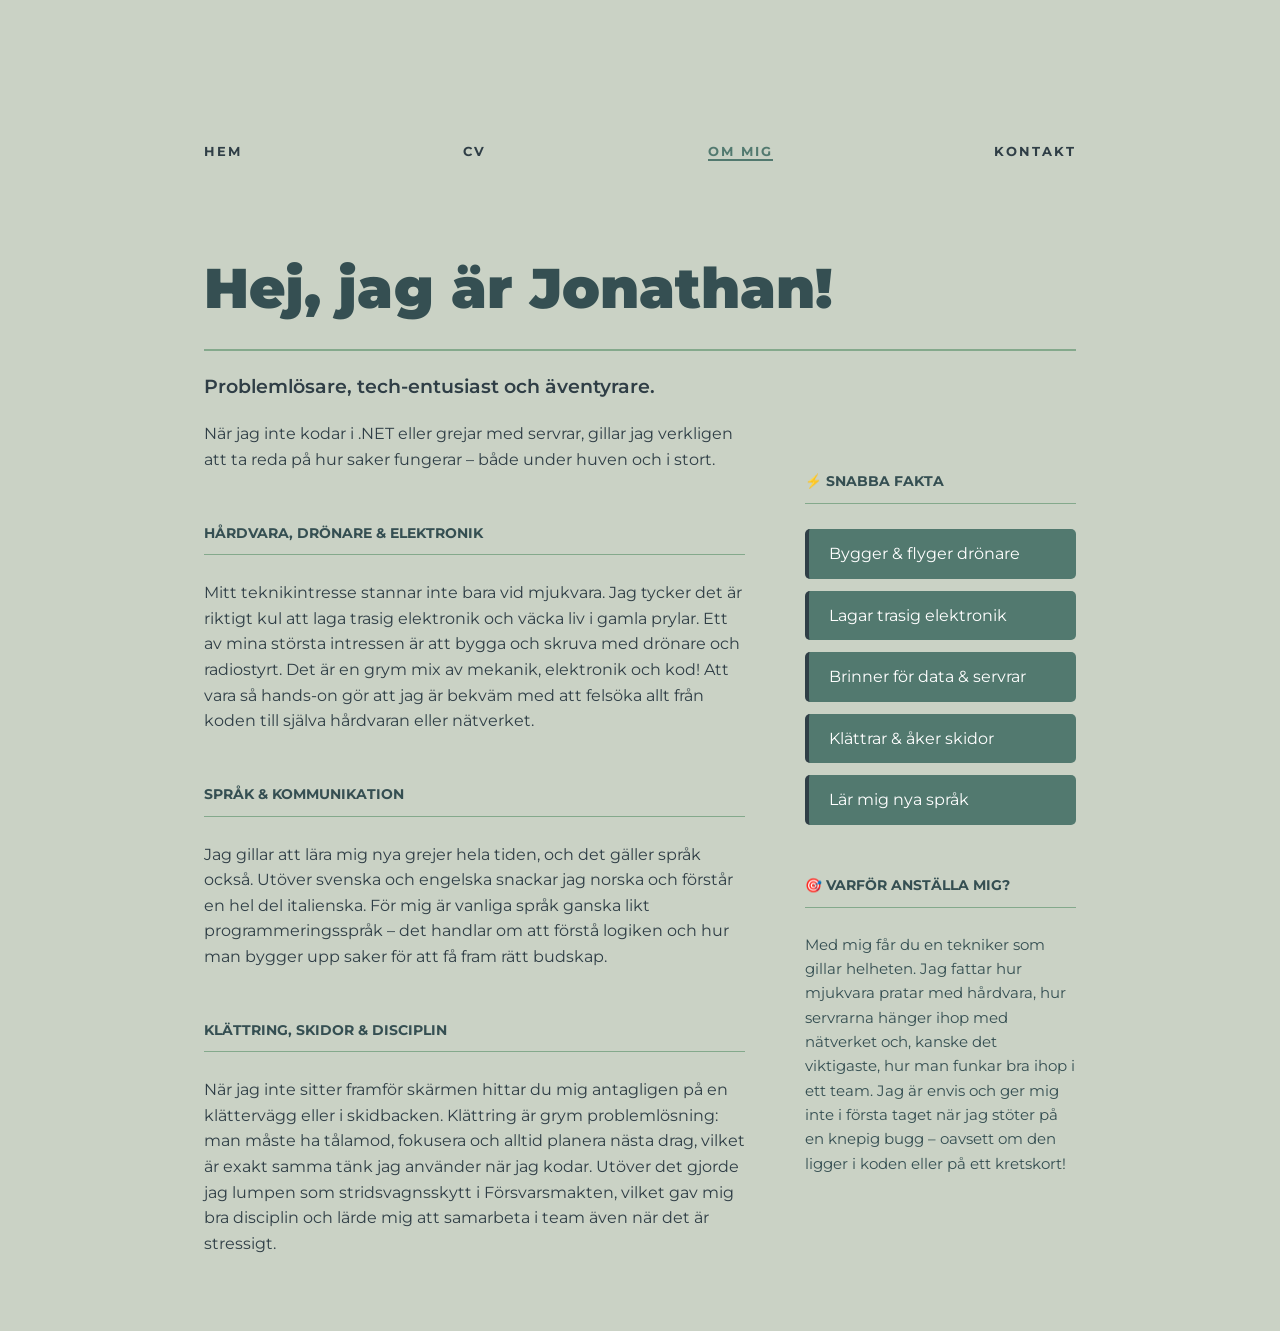
<file: about.html>
<!DOCTYPE html>
<html lang="sv">
<head>
    <meta charset="UTF-8">
    <meta name="viewport" content="width=device-width, initial-scale=1.0">
    <title>Om Mig | Jonathan Wenell</title>

    <link rel="stylesheet" href="css/style.css">
    <link href="https://fonts.googleapis.com/css2?family=Montserrat:wght@300;400;600;700;900&display=swap" rel="stylesheet">
</head>

<body>
    
    <header class="header-wrapper">
        
        <div class="top-left-name" id="site-logo">
            <div class="name-line">
                <span class="initial">J</span><span class="expand">ONATHAN</span>
            </div>
            <div class="name-line">
                <span class="initial">W</span><span class="expand">ENELL</span>
            </div>
        </div>

        <nav>
            <ul>
                <li><a href="index.html">Hem</a></li>
                <li><a href="cv.html">CV</a></li>
                <li><a href="about.html" class="active">Om Mig</a></li>
                <li><a href="contact.html">Kontakt</a></li>
            </ul>
        </nav>
    </header>

    <div id="loader-bg"></div>

    <main class="cv-page">
        <div class="cv-header">
            <h1>Hej, jag är Jonathan!</h1>
            <p style="font-size: 1.2rem; color: var(--color-charcoal); font-weight: 600;">Problemlösare, tech-entusiast och äventyrare.</p>
        </div>

        <div class="cv-grid">
            <div class="cv-main-col">
                <p>När jag inte kodar i .NET eller grejar med servrar, gillar jag verkligen att ta reda på hur saker fungerar – både under huven och i stort.</p>

                <h2>Hårdvara, Drönare & Elektronik</h2>
                <p>Mitt teknikintresse stannar inte bara vid mjukvara. Jag tycker det är riktigt kul att laga trasig elektronik och väcka liv i gamla prylar. Ett av mina största intressen är att bygga och skruva med drönare och radiostyrt. Det är en grym mix av mekanik, elektronik och kod! Att vara så hands-on gör att jag är bekväm med att felsöka allt från koden till själva hårdvaran eller nätverket.</p>

                <h2>Språk & Kommunikation</h2>
                <p>Jag gillar att lära mig nya grejer hela tiden, och det gäller språk också. Utöver svenska och engelska snackar jag norska och förstår en hel del italienska. För mig är vanliga språk ganska likt programmeringsspråk – det handlar om att förstå logiken och hur man bygger upp saker för att få fram rätt budskap.</p>

                <h2>Klättring, Skidor & Disciplin</h2>
                <p>När jag inte sitter framför skärmen hittar du mig antagligen på en klättervägg eller i skidbacken. Klättring är grym problemlösning: man måste ha tålamod, fokusera och alltid planera nästa drag, vilket är exakt samma tänk jag använder när jag kodar. Utöver det gjorde jag lumpen som stridsvagnsskytt i Försvarsmakten, vilket gav mig bra disciplin och lärde mig att samarbeta i team även när det är stressigt.</p>
            </div>

            <div class="cv-side-col">
                <h2>⚡ Snabba Fakta</h2>
                <ul class="skills-list">
                    <li>Bygger & flyger drönare</li>
                    <li>Lagar trasig elektronik</li>
                    <li>Brinner för data & servrar</li>
                    <li>Klättrar & åker skidor</li>
                    <li>Lär mig nya språk</li>
                </ul>

                <h2 style="margin-top: 50px;">🎯 Varför anställa mig?</h2>
                <p style="font-size: 0.95rem; color: var(--color-slate); line-height: 1.6;">
                    Med mig får du en tekniker som gillar helheten. Jag fattar hur mjukvara pratar med hårdvara, hur servrarna hänger ihop med nätverket och, kanske det viktigaste, hur man funkar bra ihop i ett team. Jag är envis och ger mig inte i första taget när jag stöter på en knepig bugg – oavsett om den ligger i koden eller på ett kretskort!
                </p>
            </div>
        </div>
    </main>

    <script src="js/script.js"></script>
</body>
</html>
</file>
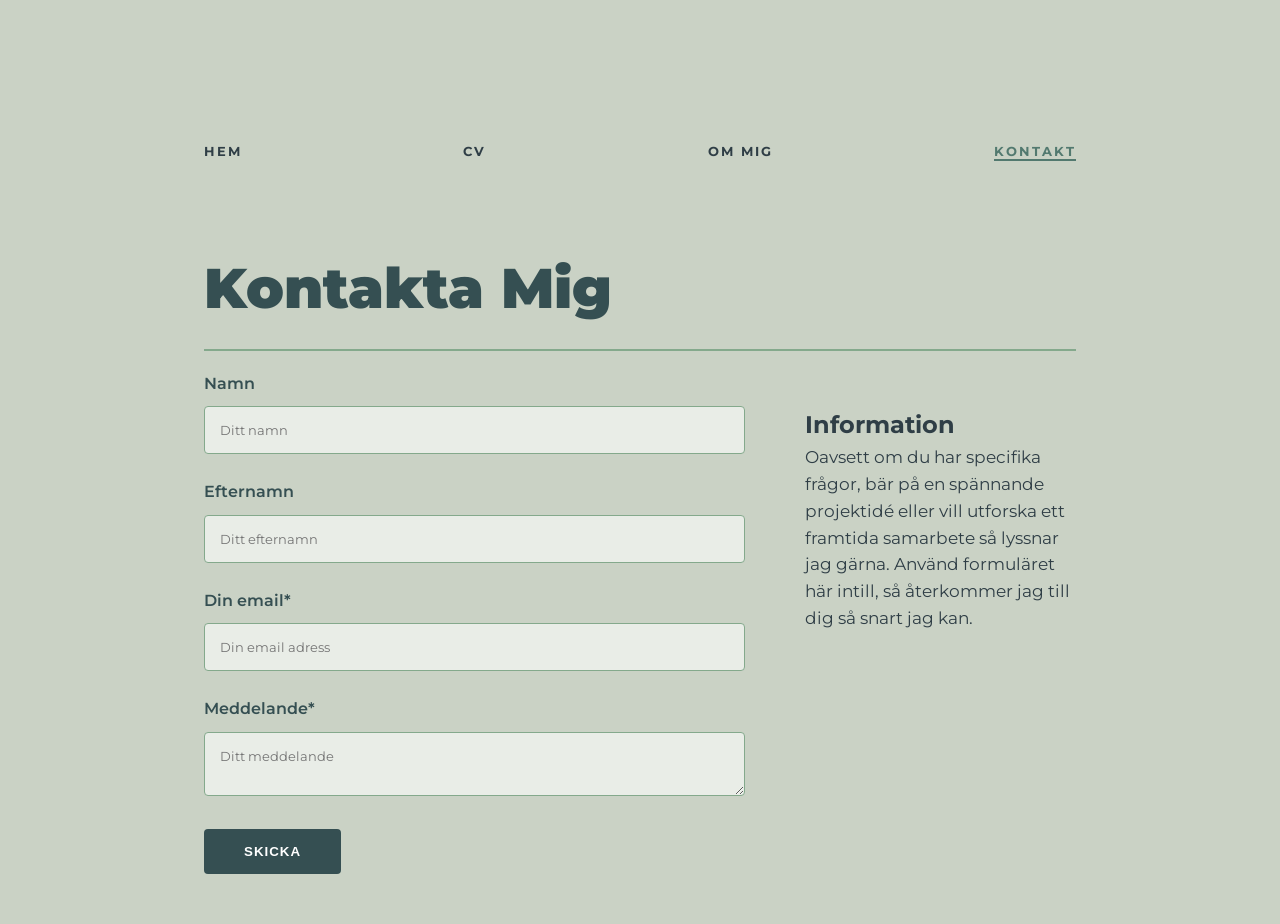
<file: contact.html>
<!DOCTYPE html>
<html lang="sv">
<head>
    <meta charset="UTF-8">
    <meta name="viewport" content="width=device-width, initial-scale=1.0">
    <title>Min CV-sida</title>

    <link rel="stylesheet" href="css/style.css">
    <link href="https://fonts.googleapis.com/css2?family=Montserrat:wght@300;400;600;700;900&display=swap" rel="stylesheet">
</head>

<body>
    <header class="header-wrapper">
        
        <div class="top-left-name" id="site-logo">
            <div class="name-line">
                <span class="initial">J</span><span class="expand">ONATHAN</span>
            </div>
            <div class="name-line">
                <span class="initial">W</span><span class="expand">ENELL</span>
            </div>
        </div>

        <nav>
            <ul>
                <li><a href="index.html">Hem</a></li>
                <li><a href="cv.html">CV</a></li>
                <li><a href="about.html">Om Mig</a></li>
                <li><a href="contact.html" class="active">Kontakt</a></li>
            </ul>
        </nav>
    </header>

    <div id="loader-bg"></div>

    <main class="cv-page">
        <header class="cv-header">
            <h1>Kontakta Mig</h1>
        </header>
        <div class="contact-wrapper">
            <section class="contact-form-section">
                <form action="https://formspree.io/f/meelvqvg" method="POST" id="contact-form">
                    <div class="form-group">
                        <label for="fname">Namn</label>
                        <input type="text" id="fname" name="firstname" placeholder="Ditt namn">
                    </div>

                    <div class="form-group">
                        <label for="lname">Efternamn</label>
                        <input type="text" id="lname" name="lastname" placeholder="Ditt efternamn">
                    </div>

                    <div class="form-group">
                        <label for="email">Din email*</label>
                        <input type="email" id="email" name="email" placeholder="Din email adress" required>
                    </div>

                    <div class="form-group">
                        <label for="message">Meddelande*</label>
                        <textarea id="message" name="message" placeholder="Ditt meddelande" required></textarea>
                    </div>

                    <button type="submit" class="submit-btn">Skicka</button>
                </form>
            </section>

            <aside class="contact-text-section">
                <h2 class="section-title">Information</h2>
                <p>Oavsett om du har specifika frågor, bär på en spännande projektidé eller vill utforska ett framtida samarbete så lyssnar jag gärna. Använd formuläret här intill, så återkommer jag till dig så snart jag kan.</p>
            </aside>
        </div>
    </main>
    <script src="js/script.js"></script>

</body>
</html>
</file>
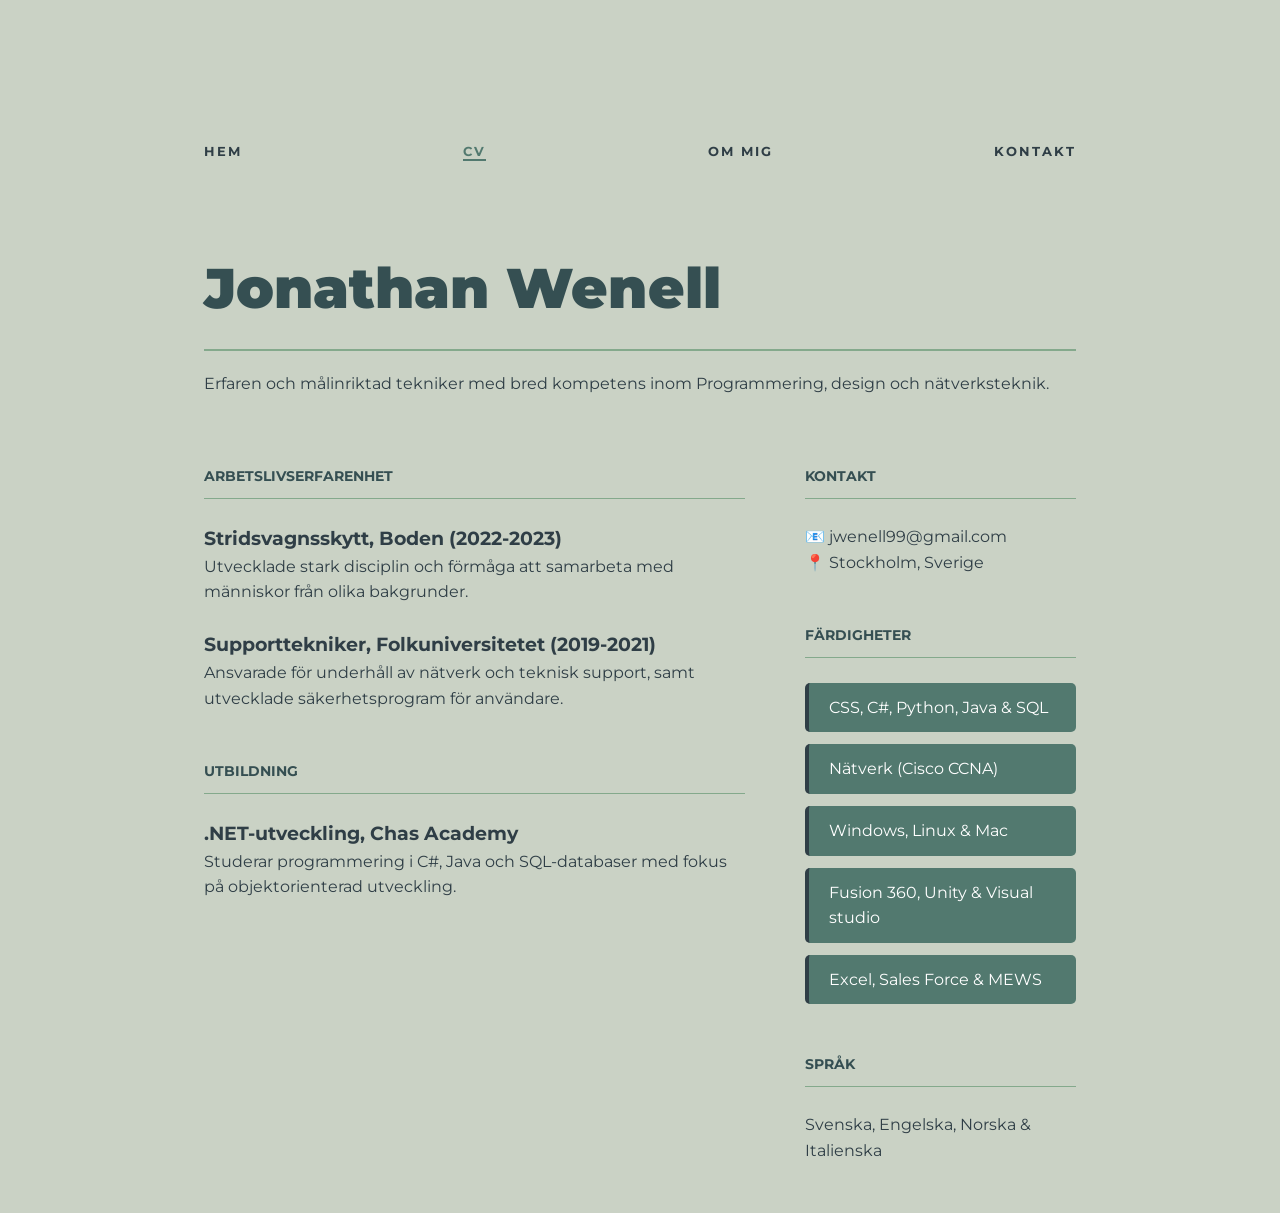
<file: cv.html>
<!DOCTYPE html>
<html lang="sv">
<head>
    <meta charset="UTF-8">
    <meta name="viewport" content="width=device-width, initial-scale=1.0">
    <title>Min CV-sida</title>

    <link rel="stylesheet" href="css/style.css">
    <link href="https://fonts.googleapis.com/css2?family=Montserrat:wght@300;400;600;700;900&display=swap" rel="stylesheet">
</head>

<body>
    <header class="header-wrapper">
        
        <div class="top-left-name" id="site-logo">
            <div class="name-line">
                <span class="initial">J</span><span class="expand">ONATHAN</span>
            </div>
            <div class="name-line">
                <span class="initial">W</span><span class="expand">ENELL</span>
            </div>
        </div>

        <nav>
            <ul>
                <li><a href="index.html">Hem</a></li>
                <li><a href="cv.html" class="active">CV</a></li>
                <li><a href="about.html">Om Mig</a></li>
                <li><a href="contact.html">Kontakt</a></li>
            </ul>
        </nav>
        <div class="header-spacer"></div>
    </header>

    <div id="loader-bg"></div>

    <main class="cv-page">
        <header class="cv-header">
            <h1>Jonathan Wenell</h1>
            <p class="cv-intro">Erfaren och målinriktad tekniker med bred kompetens inom Programmering, design och nätverksteknik.</p>
        </header>

        <div class="cv-grid">
            <div class="cv-main-col">
                <section>
                    <h2>Arbetslivserfarenhet</h2>
                    <div class="cv-item">
                        <h3>Stridsvagnsskytt, Boden (2022-2023)</h3>
                        <p>Utvecklade stark disciplin och förmåga att samarbeta med människor från olika bakgrunder.</p>
                    </div>
                    <div class="cv-item">
                        <h3>Supporttekniker, Folkuniversitetet (2019-2021)</h3>
                        <p>Ansvarade för underhåll av nätverk och teknisk support, samt utvecklade säkerhetsprogram för användare.</p>
                    </div>
                </section>

                <section>
                    <h2>Utbildning</h2>
                    <div class="cv-item">
                        <h3>.NET-utveckling, Chas Academy</h3>
                        <p>Studerar programmering i C#, Java och SQL-databaser med fokus på objektorienterad utveckling.</p>
                    </div>
                </section>
            </div>

            <aside class="cv-side-col">
                <section class="cv-sidebar-box">
                    <h2>Kontakt</h2>
                    <p>📧 jwenell99@gmail.com</p>
                    <p>📍 Stockholm, Sverige</p>
                </section>

                <section class="cv-sidebar-box">
                    <h2>Färdigheter</h2>
                    <ul class="skills-list">
                        <li>CSS, C#, Python, Java & SQL </li>
                        <li>Nätverk (Cisco CCNA)</li>
                        <li>Windows, Linux & Mac</li>
                        <li>Fusion 360, Unity & Visual studio</li>
                        <li>Excel, Sales Force & MEWS</li>
                    </ul>
                </section>

                <section class="cv-sidebar-box">
                    <h2>Språk</h2>
                    <p>Svenska, Engelska, Norska & Italienska</p>
                </section>
            </aside>
        </div>
    </main>
    <script src="js/script.js"></script>

</body>
</html>
</file>
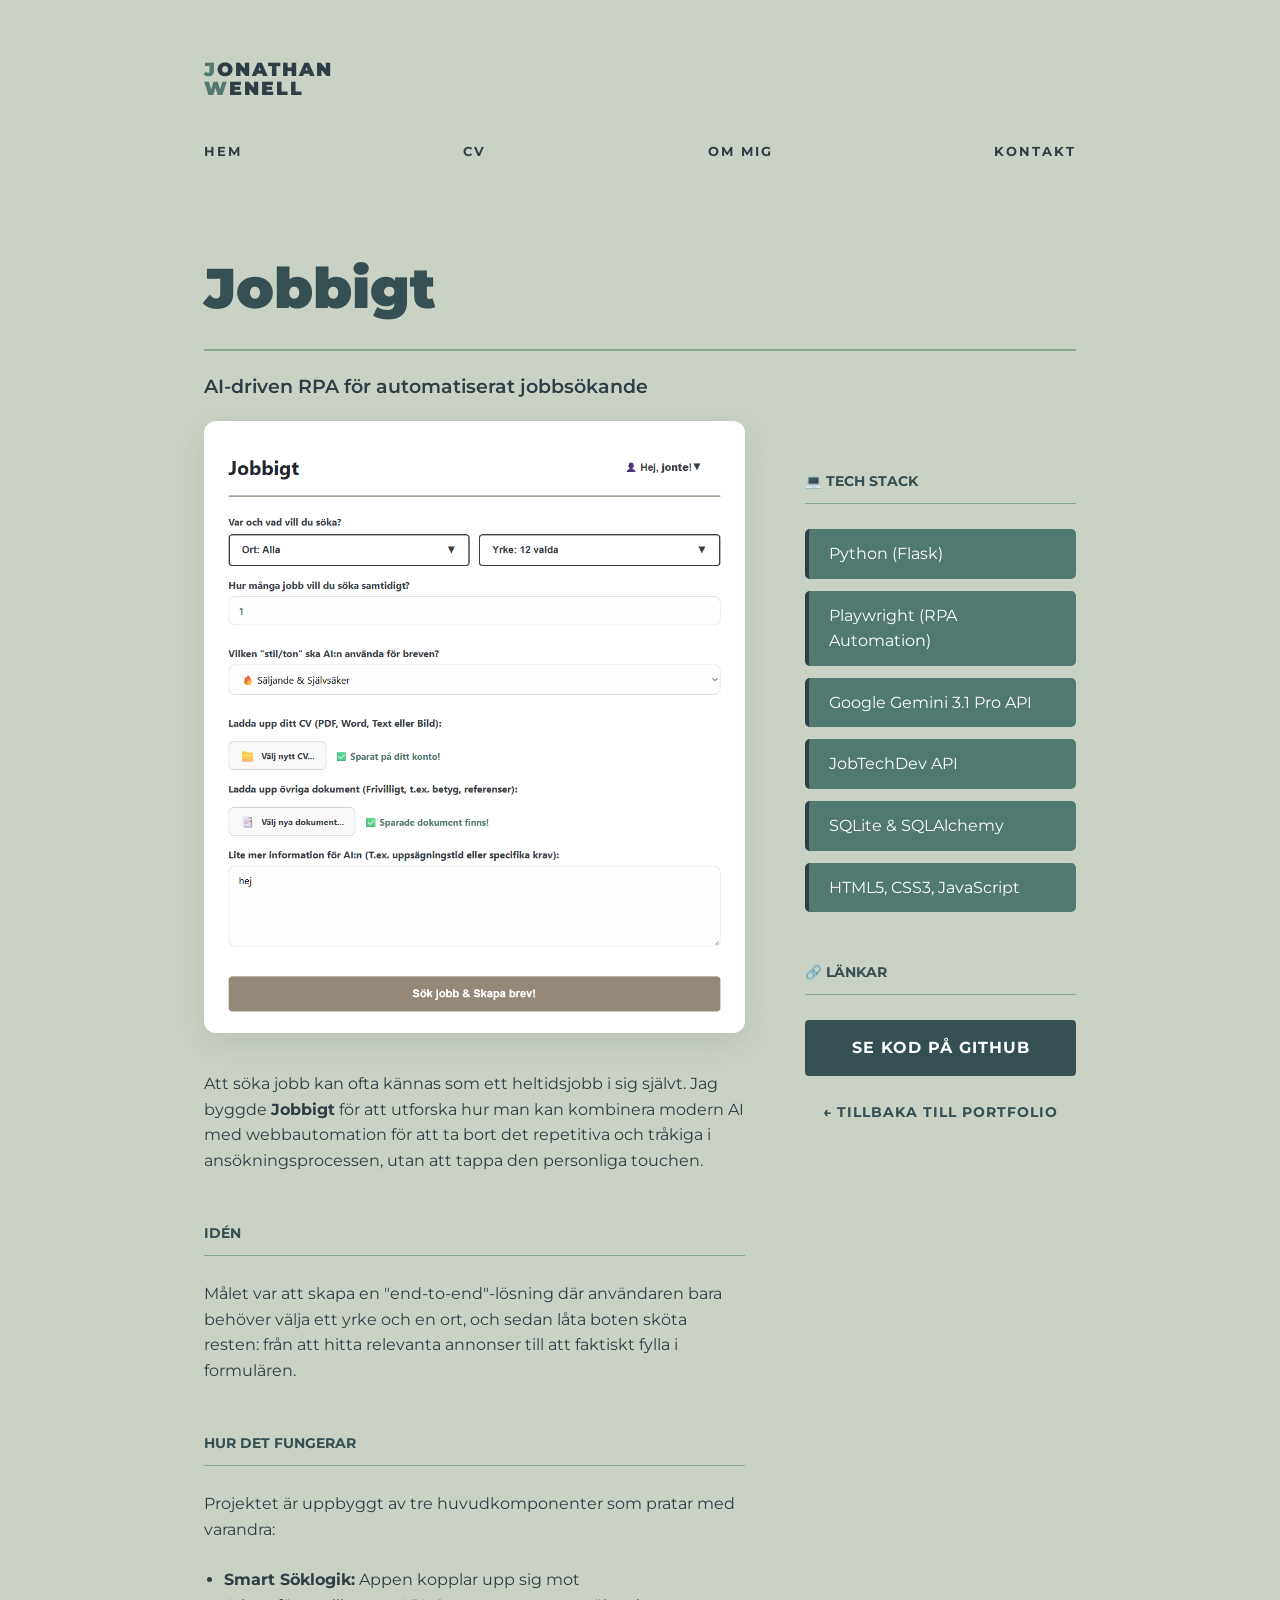
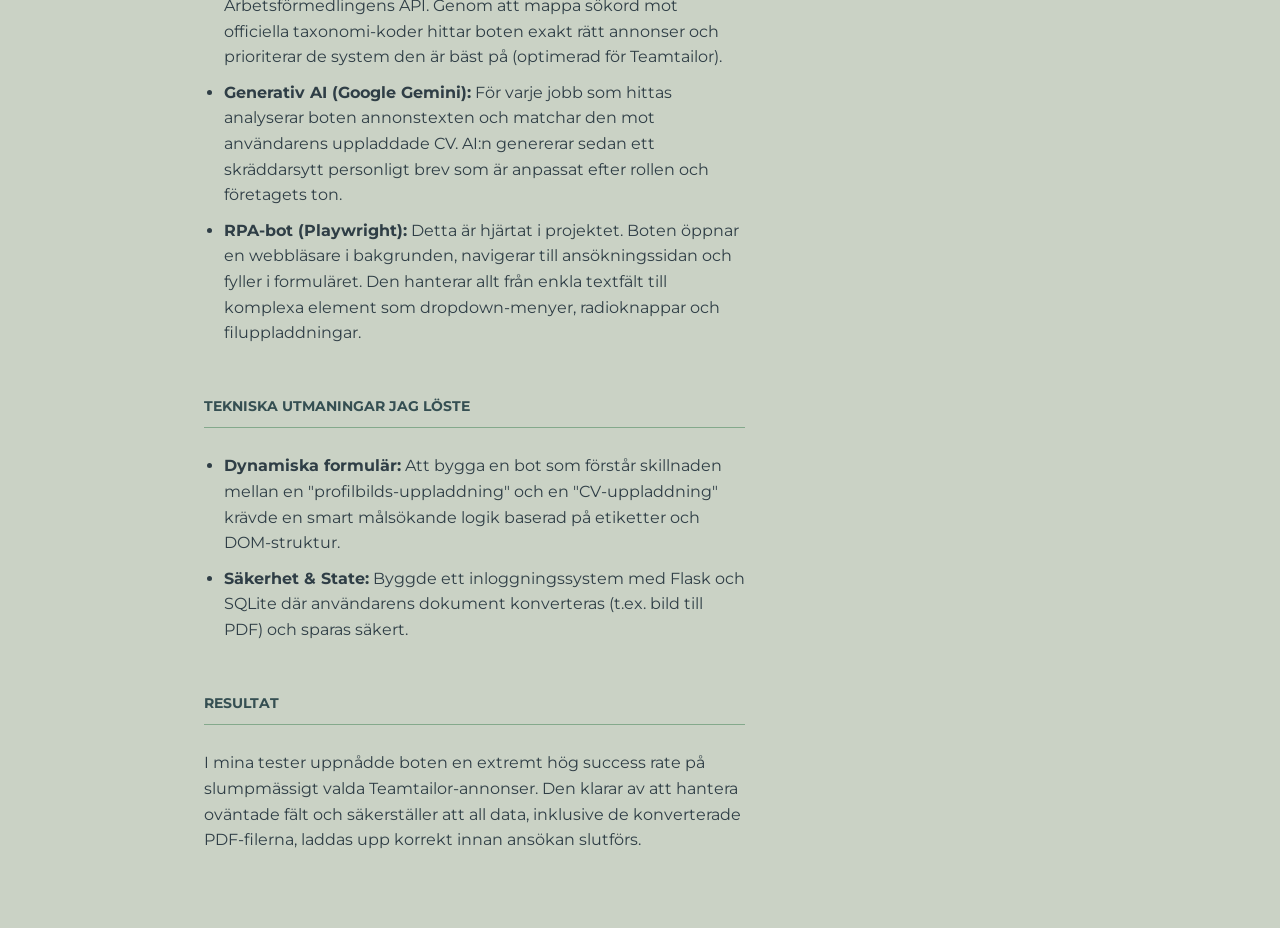
<file: jobbigt.html>
<!DOCTYPE html>
<html lang="sv">
    <head>
        <meta charset="UTF-8">
        <meta name="viewport" content="width=device-width, initial-scale=1.0">
        <title>Jobbigt Projekt | Jonathan Wenell</title>

        <link rel="stylesheet" href="css/style.css">
        <link href="https://fonts.googleapis.com/css2?family=Montserrat:wght@300;400;600;700;900&display=swap" rel="stylesheet">
    </head>

    <body>
        <header class="header-wrapper">
            
            <div class="top-left-name" id="site-logo">
                <div class="name-line">
                    <span class="initial">J</span><span class="expand">ONATHAN</span>
                </div>
                <div class="name-line">
                    <span class="initial">W</span><span class="expand">ENELL</span>
                </div>
            </div>

            <nav>
                <ul>
                    <li><a href="index.html">Hem</a></li>
                    <li><a href="cv.html">CV</a></li>
                    <li><a href="about.html">Om Mig</a></li>
                    <li><a href="contact.html">Kontakt</a></li>
                </ul>
            </nav>
        </header>

        <div id="loader-bg"></div>

        <main class="cv-page">
            <div class="cv-header">
                <h1>Jobbigt</h1>
                <p style="font-size: 1.2rem; color: var(--color-charcoal); font-weight: 600;">AI-driven RPA för automatiserat jobbsökande</p>
            </div>

            <div class="cv-grid">
                
                <div class="cv-main-col">
                    <img src="images/Jobbigt.png" alt="Jobbigt Interface" style="width: 100%; border-radius: 12px; margin-bottom: 30px; box-shadow: 0 10px 30px rgba(47, 62, 70, 0.1);">

                    <p>Att söka jobb kan ofta kännas som ett heltidsjobb i sig självt. Jag byggde <strong>Jobbigt</strong> för att utforska hur man kan kombinera modern AI med webbautomation för att ta bort det repetitiva och tråkiga i ansökningsprocessen, utan att tappa den personliga touchen.</p>

                    <h2>Idén</h2>
                    <p>Målet var att skapa en "end-to-end"-lösning där användaren bara behöver välja ett yrke och en ort, och sedan låta boten sköta resten: från att hitta relevanta annonser till att faktiskt fylla i formulären.</p>

                    <h2>Hur det fungerar</h2>
                    <p>Projektet är uppbyggt av tre huvudkomponenter som pratar med varandra:</p>
                    <ul style="margin-bottom: 25px; padding-left: 20px; color: var(--color-charcoal);">
                        <li style="margin-bottom: 10px;"><strong>Smart Söklogik:</strong> Appen kopplar upp sig mot Arbetsförmedlingens API. Genom att mappa sökord mot officiella taxonomi-koder hittar boten exakt rätt annonser och prioriterar de system den är bäst på (optimerad för Teamtailor).</li>
                        <li style="margin-bottom: 10px;"><strong>Generativ AI (Google Gemini):</strong> För varje jobb som hittas analyserar boten annonstexten och matchar den mot användarens uppladdade CV. AI:n genererar sedan ett skräddarsytt personligt brev som är anpassat efter rollen och företagets ton.</li>
                        <li style="margin-bottom: 10px;"><strong>RPA-bot (Playwright):</strong> Detta är hjärtat i projektet. Boten öppnar en webbläsare i bakgrunden, navigerar till ansökningssidan och fyller i formuläret. Den hanterar allt från enkla textfält till komplexa element som dropdown-menyer, radioknappar och filuppladdningar.</li>
                    </ul>

                    <h2>Tekniska utmaningar jag löste</h2>
                    <ul style="margin-bottom: 25px; padding-left: 20px; color: var(--color-charcoal);">
                        <li style="margin-bottom: 10px;"><strong>Dynamiska formulär:</strong> Att bygga en bot som förstår skillnaden mellan en "profilbilds-uppladdning" och en "CV-uppladdning" krävde en smart målsökande logik baserad på etiketter och DOM-struktur.</li>
                        <li style="margin-bottom: 10px;"><strong>Säkerhet & State:</strong> Byggde ett inloggningssystem med Flask och SQLite där användarens dokument konverteras (t.ex. bild till PDF) och sparas säkert.</li>
                    </ul>

                    <h2>Resultat</h2>
                    <p>I mina tester uppnådde boten en extremt hög success rate på slumpmässigt valda Teamtailor-annonser. Den klarar av att hantera oväntade fält och säkerställer att all data, inklusive de konverterade PDF-filerna, laddas upp korrekt innan ansökan slutförs.</p>
                </div>

                <div class="cv-side-col">
                    <h2>💻 Tech Stack</h2>
                    <ul class="skills-list">
                        <li>Python (Flask)</li>
                        <li>Playwright (RPA Automation)</li>
                        <li>Google Gemini 3.1 Pro API</li>
                        <li>JobTechDev API</li>
                        <li>SQLite & SQLAlchemy</li>
                        <li>HTML5, CSS3, JavaScript</li>
                    </ul>

                    <h2 style="margin-top: 50px;">🔗 Länkar</h2>
                    <a href="https://github.com/lilwilly123/ai-job-bot.git" target="_blank" class="submit-btn" style="display: block; text-align: center; text-decoration: none; margin-bottom: 15px;">
                        Se kod på GitHub
                    </a>
                    
                    <a href="index.html" style="display: block; text-align: center; color: var(--color-slate); font-weight: 700; text-decoration: none; margin-top: 25px; font-size: 0.9rem; text-transform: uppercase; letter-spacing: 1px;">
                        ← Tillbaka till Portfolio
                    </a>
                </div>

            </div>
        </main>

        <script src="js/script.js"></script>
    </body>
</html>
</file>
<file: css/style.css>
@import url('https://fonts.googleapis.com/css2?family=Montserrat:wght@300;400;600;700;900&display=swap');

/* ==========================================================================
   1. VARIABLER & GRUNDINSTÄLLNINGAR
   ========================================================================== */
:root {
    --color-light: #CAD2C5;      
    --color-sage: #84A98C;       
    --color-dark-sage: #52796F;  
    --color-slate: #354F52;      
    --color-charcoal: #2F3E46;   
}

* {
    margin: 0;
    padding: 0;
    box-sizing: border-box;
}

html, body {
    max-width: 100%; 
    overflow-x: hidden;
}

html {
    overflow-y: scroll;
    overflow-x: hidden; 
    width: 100%; 
    background-color: var(--color-light);
}

body {
    font-family: 'Montserrat', sans-serif;
    -webkit-font-smoothing: antialiased;
    -moz-osx-font-smoothing: grayscale;
    line-height: 1.6;
    overflow-x: hidden;
    width: 100%;
    position: relative; 
    background-color: var(--color-light);
    color: var(--color-charcoal);
    
    /* Fade-in logik */
    opacity: 0; 
    transition: opacity 0.5s ease-in-out;
}

body.page-loaded {
    opacity: 1;
}

/* ==========================================================================
   2. BRANDING, LADDNING & ANIMATION 
   ========================================================================== */

/* Grundstil för Loggan - Gäller ALLA sidor (så att typsnitt och animationer funkar) */
.top-left-name {
    display: flex; 
    flex-direction: column;
    align-items: flex-start;
    font-weight: 900;
    font-size: 1.2rem;
    color: var(--color-charcoal);
    text-transform: uppercase;
    letter-spacing: 2px;
    transition: opacity 0.4s ease;
    z-index: 101;
}

/* NY BEHÅLLARE: Staplar loggan och menyn över varandra, i linje med innehållet */
body:not(.portfolio-page) .header-wrapper {
    display: flex;
    flex-direction: column; /* Staplar allt uppifrån och ner */
    align-items: flex-start; /* Vänsterjusterar allt */
    max-width: 1000px; /* Samma bredd som din brödtext */
    margin: 0 auto;
    padding: 60px 5vw 0 5vw; /* Lite extra luft i toppen */
    width: 100%;
}

#loader-bg {
    position: fixed;
    inset: 0;
    background-color: var(--color-light);
    z-index: 200;
    transition: opacity 0.8s ease, visibility 0.8s;
}

#loader-bg.loader-finished {
    opacity: 0;
    visibility: hidden;
}

/* Loggan - på undersidor */
body:not(.portfolio-page) .top-left-name {
    position: static;
    display: flex; 
    flex-direction: column;
    font-weight: 900;
    font-size: 1.2rem;
    color: var(--color-charcoal);
    text-transform: uppercase;
    letter-spacing: 2px;
    margin-bottom: 40px; /* Avstånd ner till menyn */
}

/* På startsidan (portfolio) ska loggan fortfarande sitta fast i kanten */
.portfolio-page .top-left-name {
    position: fixed;
    top: 30px;
    left: 5vw;
    width: 90vw; 
    overflow: hidden; 
    pointer-events: none;
    z-index: 101;
}

.name-line {
    display: inline-flex;
    align-items: baseline;
    line-height: 1;
    pointer-events: auto;
}

.initial {
    color: var(--color-dark-sage);
    transform: translateX(100vw);
    display: inline-block;
}

.expand {
    color: var(--color-charcoal);
    overflow: hidden;
    max-width: 0;
    white-space: nowrap;
    opacity: 0;
    display: inline-block;
}

/* Animations-klasser */
.run-anim .initial { animation: slideInInitial 1s cubic-bezier(0.25, 1, 0.5, 1) forwards; }
.run-anim .expand { animation: expandName 1s 1s cubic-bezier(0.25, 1, 0.5, 1) forwards; }
.no-anim .initial { transform: translateX(0); }
.no-anim .expand { max-width: 400px; opacity: 1; }

@keyframes slideInInitial { to { transform: translateX(0); } }
@keyframes expandName {
    from { max-width: 0; opacity: 0; }
    to { max-width: 200px; opacity: 1; }
}

/* ==========================================================================
   3. NAVIGATION
   ========================================================================== */

/* Menyn på undersidor */
body:not(.portfolio-page) nav {
    width: 100%; /* Låter länkarna breda ut sig */
    padding: 0;
}

body:not(.portfolio-page) nav ul {
    display: flex;
    justify-content: space-between; /* Sprider länkarna från kant till kant (under loggan) */
    list-style: none;
    margin: 0;
}

/* Menyn på startsidan (Portfolio) */
.portfolio-page nav {
    position: fixed;
    top: 50%;
    left: 0;
    transform: translateY(-50%);
    width: 100%;
    padding: 0 5vw;
    pointer-events: none;
    z-index: 90;
}

.portfolio-page nav ul {
    display: flex;
    justify-content: space-between;
    list-style: none;
    pointer-events: auto;
}

nav a {
    color: var(--color-charcoal);
    text-decoration: none;
    font-weight: 700;    
    font-size: 0.8rem;
    text-transform: uppercase;
    letter-spacing: 2px;
    transition: all 0.3s ease;
}

nav a:hover, nav a.active {
    color: var(--color-dark-sage);
    border-bottom: 2px solid var(--color-dark-sage);
}

/* ==========================================================================
   4. PORTFOLIO LAYOUT (HORISONTELL SCROLL)
   ========================================================================== */
.full-screen-portfolio {
    height: 100vh;
    width: 100vw;
    display: flex;
    align-items: center;
    overflow: hidden;
}

.portfolio-scroll {
    display: flex;
    align-items: center;
    gap: 20vw; 
    height: 100%;
    overflow-x: auto;
    overflow-y: hidden;
    padding: 0 15vw;
    scrollbar-width: none; /* Firefox */
}

.portfolio-scroll::-webkit-scrollbar {
    display: none; /* Chrome/Safari */
}

.project {
    background: #fff;
    padding: 5px;
    border-radius: 12px;
    box-shadow: 10px 10px 30px rgba(47, 62, 70, 0.1); 
    border-bottom: 6px solid var(--color-dark-sage); 
    flex: 0 0 auto;
    width: 25vw; 
    min-width: 300px;
    cursor: pointer;
    transition: transform 0.5s ease, box-shadow 0.3s ease;
}

.project:hover {
    transform: scale(1.05) translateY(-10px);
    box-shadow: 15px 15px 40px rgba(47, 62, 70, 0.2);
}

.project img {
    width: 100%;
    border-radius: 10px;
}

/* Sick-sack layout */
.project:nth-child(odd) { translate: 0 -20vh; }
.project:nth-child(even) { translate: 0 20vh; }

/* ==========================================================================
   5. SCROLL INDIKATOR
   ========================================================================== */
.scroll-indicator-wrap {
    position: fixed;
    bottom: 40px;
    left: 20px;
    display: none;
    align-items: flex-end;
    gap: 12px;
    z-index: 90;
}

.portfolio-page .scroll-indicator-wrap { display: flex; }

.scroll-text {
    writing-mode: vertical-rl;
    transform: rotate(180deg);
    font-size: 0.6rem;
    text-transform: uppercase;
    color: var(--color-slate);
    font-weight: 600;
    transition: opacity 0.5s ease;
}

.progress-bar-container {
    width: 2px;
    height: 100px;
    background-color: var(--color-sage);
    position: relative;
    overflow: hidden;
}

.progress-bar-fill {
    width: 100%;
    height: 0%;
    background-color: var(--color-slate);
    position: absolute;
    bottom: 0;
    transition: height 0.1s ease-out;
}

.scroll-hint {
    font-size: 0.9rem;
    text-transform: uppercase;
    color: var(--color-slate);
    font-weight: 600;
    transition: opacity 0.5s ease, transform 0.5s ease;
}

.scroll-hint.hidden, .scroll-text.hidden {
    opacity: 0;
    pointer-events: none;
}

/* ==========================================================================
   6. CV OCH KONTAKT (Gemensam layout)
   ========================================================================== */
.cv-page, .contact-page {
    width: 100%;
    max-width: 1000px;
    margin: 0 auto;
    padding: 80px 5vw 50px 5vw; 
    box-sizing: border-box; 
}

.cv-header h1, .contact-form-section h1 {
    font-size: 3.5rem;
    font-weight: 900;
    border-bottom: 2px solid var(--color-sage);
    margin-bottom: 20px;
    padding-bottom: 15px;
    color: var(--color-slate);
}

.cv-grid, .contact-wrapper {
    display: grid;
    grid-template-columns: 2fr 1fr;
    gap: 60px;
    margin-top: 20px;
    align-items: start;
}

.cv-main-col h2, .cv-side-col h2 {
    text-transform: uppercase;
    font-size: 0.85rem;
    border-bottom: 1px solid var(--color-sage);
    padding-bottom: 10px;
    margin-bottom: 25px;
    margin-top: 50px;
    color: var(--color-slate);
}

.cv-main-col p { margin-bottom: 25px; }

.skills-list li {
    background: var(--color-dark-sage);
    color: white;
    padding: 12px 20px;
    margin-bottom: 12px;
    border-radius: 5px;
    border-left: 4px solid var(--color-charcoal);
    list-style: none; 
}

/* Kontakt-specifikt */
.contact-text-section {
    padding-top: 20px;
    margin-top: 15px;
}

.contact-text-section p {
    font-size: 1.05rem;
    line-height: 1.6;
    color: var(--color-charcoal);
}

.form-group { margin-bottom: 25px; }
.form-group label { display: block; margin-bottom: 10px; font-weight: 600; color: var(--color-slate); }

.form-group input, .form-group textarea {
    width: 100%;
    padding: 15px;
    border: 1px solid var(--color-sage);
    background-color: rgba(255, 255, 255, 0.6);
    border-radius: 4px;
    font-family: inherit;
    color: var(--color-charcoal);
    transition: border-color 0.3s;
}

.form-group input:focus, .form-group textarea:focus {
    outline: none;
    border-color: var(--color-dark-sage);
    background-color: #fff;
}

.submit-btn {
    background-color: var(--color-slate);
    color: white;
    padding: 15px 40px;
    border: none;
    border-radius: 4px;
    cursor: pointer;
    font-weight: 700;
    text-transform: uppercase;
    letter-spacing: 1px;
    transition: background 0.3s;
}

.submit-btn:hover { background-color: var(--color-dark-sage); }

/* ==========================================================================
   7. MODAL (Projekt-popups)
   ========================================================================== */
.modal {
    display: none;
    position: fixed;
    inset: 0;
    background: rgba(47, 62, 70, 0.9);
    backdrop-filter: blur(5px);
    justify-content: center;
    align-items: center;
    z-index: 1000;
}

.modal-content {
    background-color: #fff;
    border-top: 6px solid var(--color-dark-sage);
    padding: 40px; 
    width: 90%;
    max-width: 800px;
    max-height: 90vh; 
    overflow-y: auto; 
    border-radius: 25px;
    text-align: left;
    position: relative;
    animation: slideIn 0.3s ease;
}

#modal-img {
    width: 100%; 
    max-height: 45vh; 
    object-fit: contain; 
    margin-bottom: 25px;
    border-radius: 8px;
    display: block;
}

.close {
    position: absolute;
    top: 20px;
    right: 25px;
    font-size: 35px;
    font-weight: 600;
    cursor: pointer;
    color: var(--color-sage);
    line-height: 1;
}

.close:hover {
    transform: scale(1.1);
    color: var(--color-dark-sage);
}

@keyframes slideIn {
    from { transform: translateY(-50px); opacity: 0; }
    to { transform: translateY(0); opacity: 1; }
}

/* --- STYLING FÖR TEXTEN I POPUPEN --- */
#modal-title {
    font-size: 2rem;
    color: var(--color-slate);
    margin-top: 10px;
    margin-bottom: 15px;
    line-height: 1.2;
}

#modal-desc {
    font-size: 1.05rem;
    color: var(--color-charcoal);
    line-height: 1.6;
    margin-bottom: 30px;
}

.modal-links {
    display: flex;
    justify-content: center; 
    gap: 15px; 
    flex-wrap: wrap; 
    margin-top: 20px; 
}

.modal-btn {
    display: inline-block;
    padding: 14px 28px;
    background-color: var(--color-dark-sage); 
    color: #ffffff !important; 
    text-decoration: none !important; 
    border-radius: 8px; 
    font-family: 'Montserrat', sans-serif;
    font-weight: 700;
    text-transform: uppercase;
    font-size: 0.85rem;
    letter-spacing: 1px;
    box-shadow: 0 4px 10px rgba(0,0,0,0.1); 
    transition: all 0.3s ease;
    text-align: center;
}

.modal-btn.secondary { background-color: var(--color-charcoal); }
.modal-btn:hover {
    transform: translateY(-4px); 
    box-shadow: 0 8px 15px rgba(0,0,0,0.2); 
    opacity: 0.9;
}

/* ==========================================================================
   8. RESPONSIVITET OCH PRINT (Mobil & Surfplatta)
   ========================================================================== */
@media (max-width: 1024px) {
    
    /* --- MENY OCH WAPPER PÅ MOBIL --- */
    body:not(.portfolio-page) .header-wrapper {
        display: flex;
        flex-direction: column; /* Staplar logga och meny på varandra */
        align-items: center;    /* Centrerar allt */
        padding: 30px 5vw 0 5vw;
        gap: 20px;
    }

    body:not(.portfolio-page) .top-left-name {
        align-items: center;    /* Centrerar "WENELL" under "JONATHAN" */
    }

    body:not(.portfolio-page) nav {
        padding: 0;
    }
    
    body:not(.portfolio-page) nav ul {
        justify-content: center;
        gap: 20px; 
        flex-wrap: wrap; 
    }

    /* --- ALLMÄN NAVIGATION PÅ SMÅ SKÄRMAR (Startsidan) --- */
    .portfolio-page nav ul {
        justify-content: space-between;
        gap: 20px; 
        flex-wrap: wrap; 
    }

    /* --- CV & KONTAKT --- */
    .cv-grid, .contact-wrapper { 
        grid-template-columns: 1fr; 
        gap: 40px; 
    }
    
    .cv-header h1, .contact-form-section h1 {
        font-size: 2.5rem; 
    }

    .contact-text-section { 
        border-top: none; 
        padding-top: 0; 
        margin-top: 0; 
    }
    
    /* --- PORTFOLIO --- */
    .full-screen-portfolio {
        display: block !important; 
        height: auto !important; 
        min-height: 100vh;
        overflow: visible !important; 
    }

    .portfolio-scroll {
        display: flex;
        flex-direction: column;
        height: auto !important;
        overflow: visible !important; 
        padding: 120px 5vw 80px 5vw;
        gap: 50px;
        transform: none !important; 
    }

    .project { 
        width: 100%; 
        max-width: 500px;
        margin: 0 auto; 
    }

    .project:nth-child(odd), .project:nth-child(even) { 
        translate: 0 0; 
    }

    .portfolio-page nav {
        padding-top: 80px;
        position: absolute;
        top: 0;
        transform: none;
        pointer-events: auto;
    }

    .cv-page, .contact-page {
        padding-top: 40px; 
    }

    /* --- SCROLL-BAR MOBIL --- */
    .progress-bar-container {
        width: 3px;
        height: 100px;
    }
    .scroll-indicator-wrap {
        left: 4px; 
        bottom: 20px; 
    }

    .scroll-hint, 
    .scroll-text {
        display: none !important;
    }
}

@media print {
    nav, .portfolio-scroll, .submit-btn, .scroll-indicator-wrap { display: none !important; }
    body { background: white; color: black; opacity: 1; }
}
</file>
